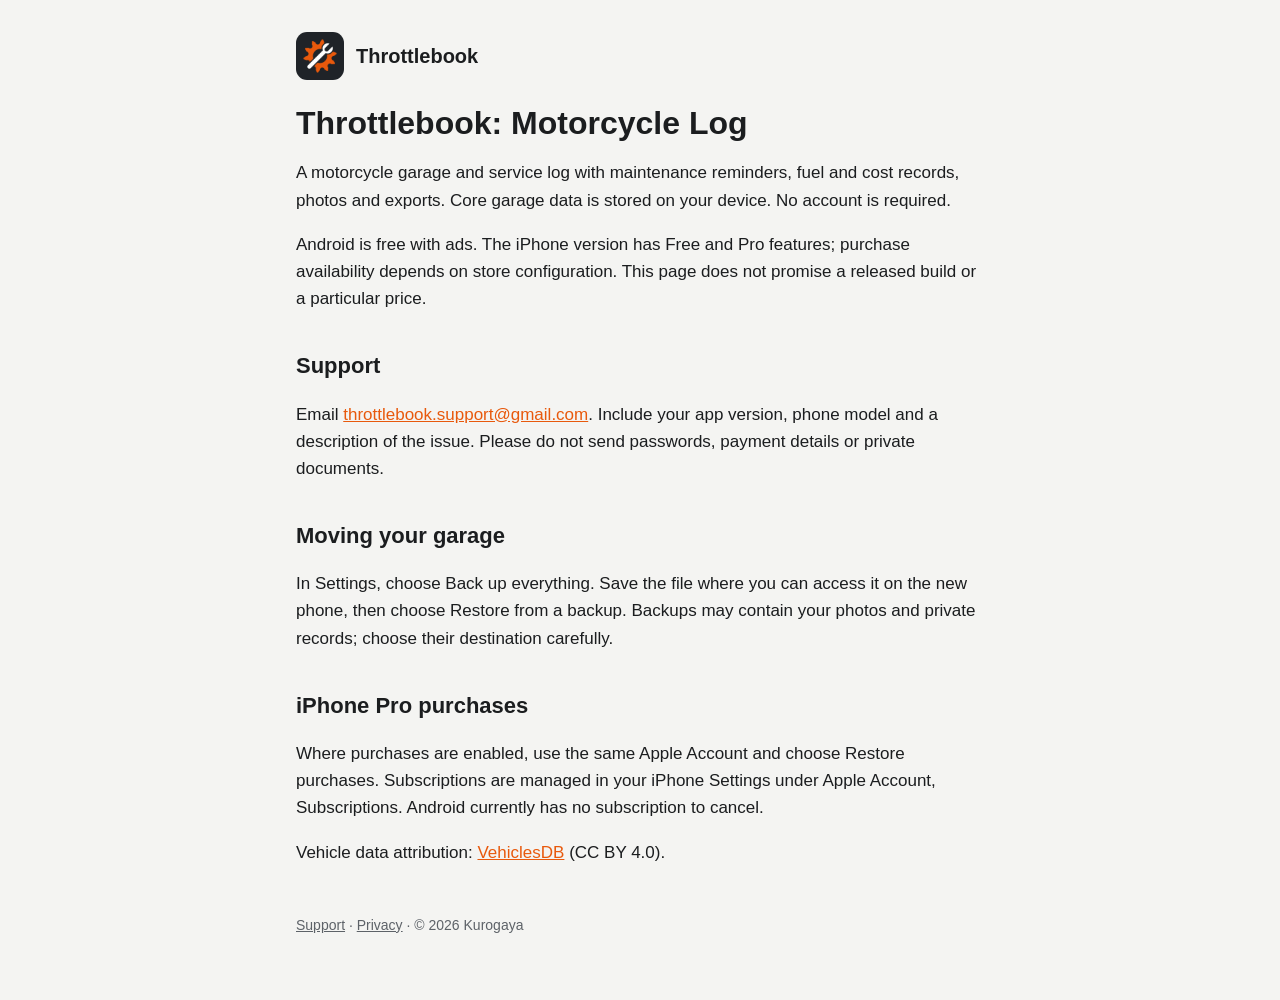
<file: index.html>
<!doctype html>
<html lang="en"><head><meta charset="utf-8"><meta name="viewport" content="width=device-width, initial-scale=1"><title>Motorcycle log & support · Throttlebook</title><link rel="stylesheet" href="style.css"><link rel="icon" href="icon.png"></head><body><main><header class="site"><img src="icon.png" alt=""><a href="./">Throttlebook</a></header><h1>Throttlebook: Motorcycle Log</h1><p>A motorcycle garage and service log with maintenance reminders, fuel and cost records, photos and exports. Core garage data is stored on your device. No account is required.</p><p>Android is free with ads. The iPhone version has Free and Pro features; purchase availability depends on store configuration. This page does not promise a released build or a particular price.</p><h2 id="support">Support</h2><p>Email <a href="mailto:throttlebook.support@gmail.com">throttlebook.support@gmail.com</a>. Include your app version, phone model and a description of the issue. Please do not send passwords, payment details or private documents.</p><h2>Moving your garage</h2><p>In Settings, choose Back up everything. Save the file where you can access it on the new phone, then choose Restore from a backup. Backups may contain your photos and private records; choose their destination carefully.</p><h2>iPhone Pro purchases</h2><p>Where purchases are enabled, use the same Apple Account and choose Restore purchases. Subscriptions are managed in your iPhone Settings under Apple Account, Subscriptions. Android currently has no subscription to cancel.</p><p>Vehicle data attribution: <a href="https://vehiclesdb.com">VehiclesDB</a> (CC BY 4.0).</p><footer><a href="./#support">Support</a> · <a href="privacy.html">Privacy</a> · © 2026 Kurogaya</footer></main></body></html>
</file>
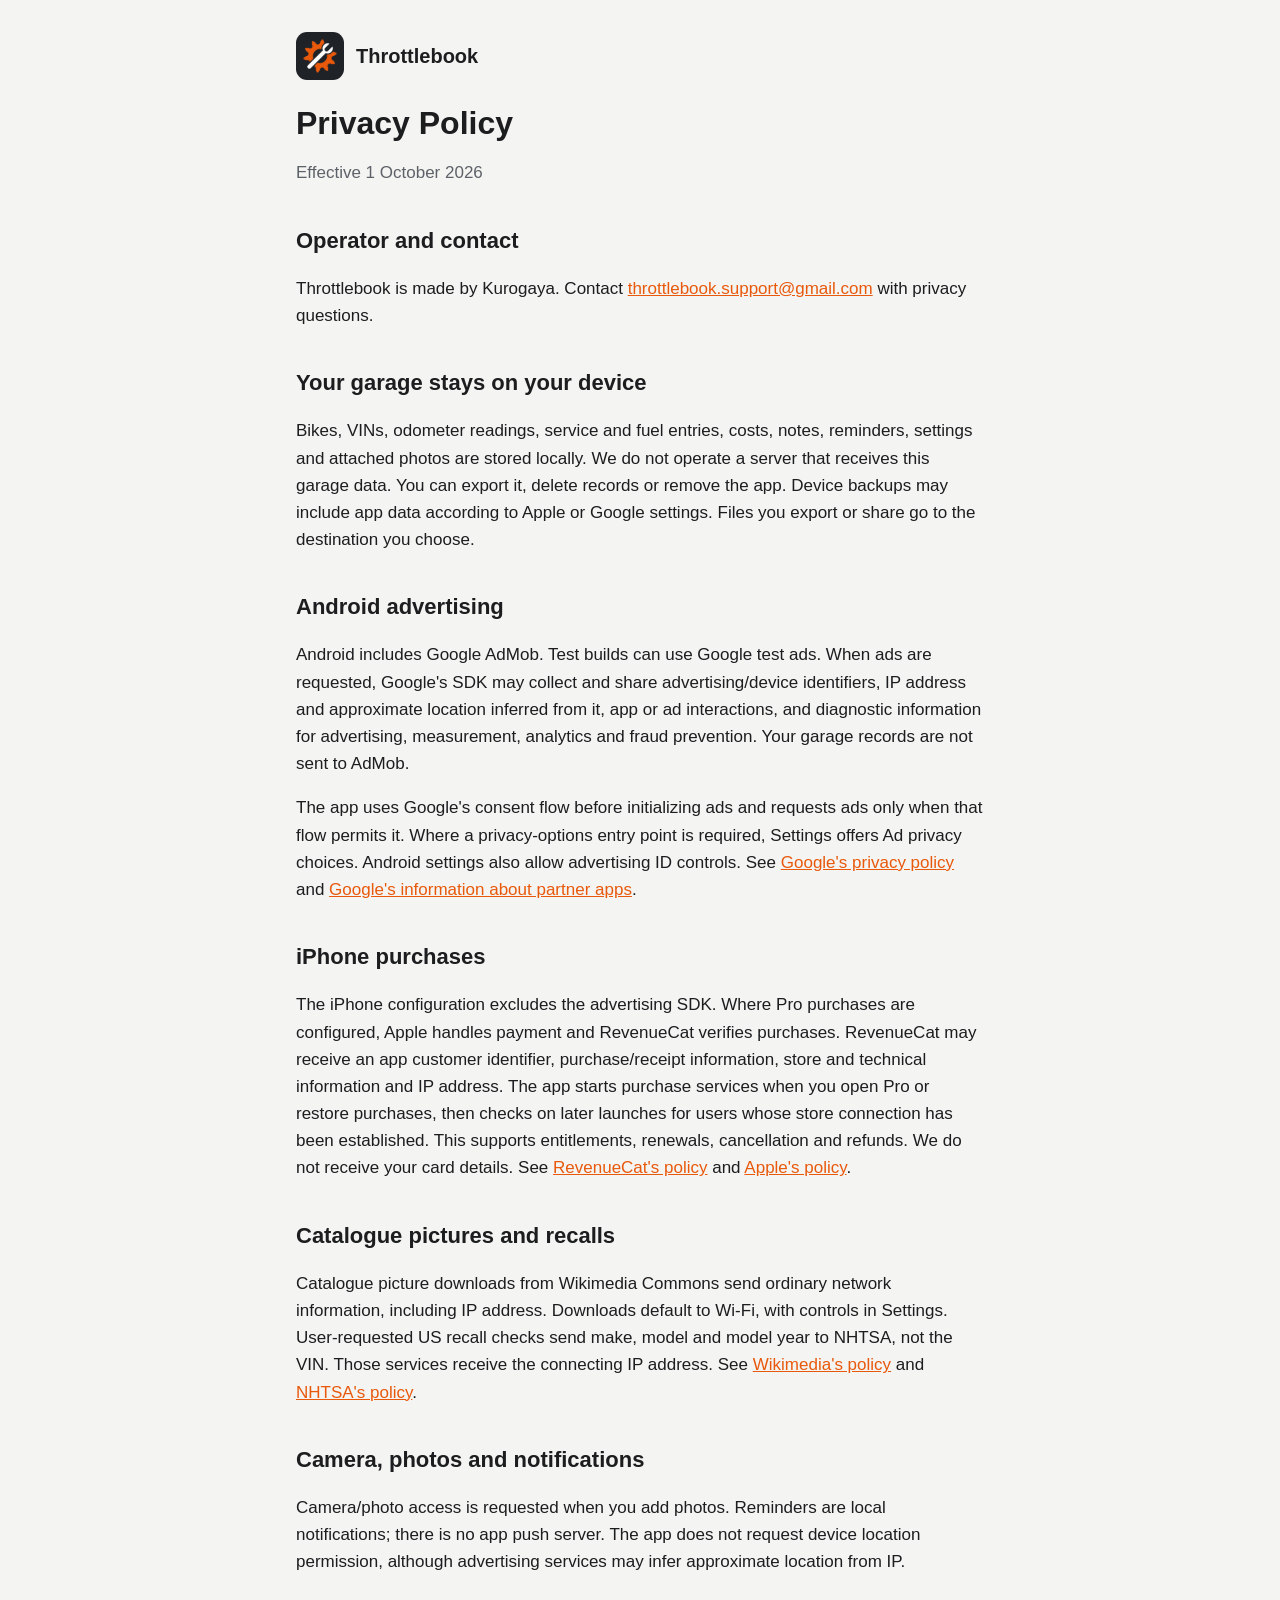
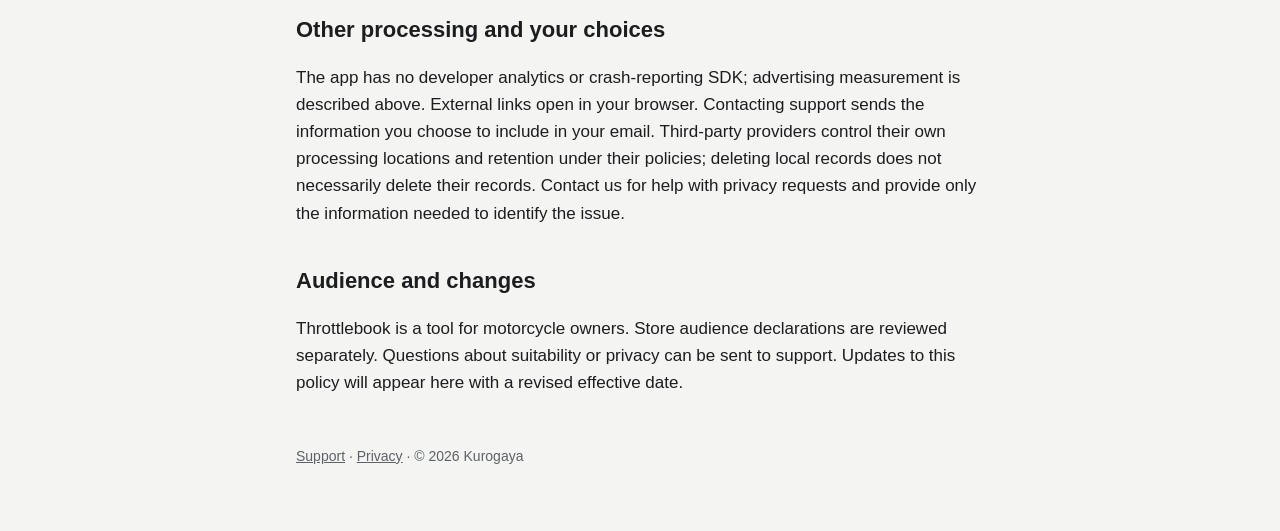
<file: privacy.html>
<!doctype html>
<html lang="en"><head><meta charset="utf-8"><meta name="viewport" content="width=device-width, initial-scale=1"><title>Privacy policy · Throttlebook</title><link rel="stylesheet" href="style.css"><link rel="icon" href="icon.png"></head><body><main><header class="site"><img src="icon.png" alt=""><a href="./">Throttlebook</a></header><h1>Privacy Policy</h1><p class="muted">Effective 1 October 2026</p><h2>Operator and contact</h2><p>Throttlebook is made by Kurogaya. Contact <a href="mailto:throttlebook.support@gmail.com">throttlebook.support@gmail.com</a> with privacy questions.</p><h2>Your garage stays on your device</h2><p>Bikes, VINs, odometer readings, service and fuel entries, costs, notes, reminders, settings and attached photos are stored locally. We do not operate a server that receives this garage data. You can export it, delete records or remove the app. Device backups may include app data according to Apple or Google settings. Files you export or share go to the destination you choose.</p><h2>Android advertising</h2><p>Android includes Google AdMob. Test builds can use Google test ads. When ads are requested, Google's SDK may collect and share advertising/device identifiers, IP address and approximate location inferred from it, app or ad interactions, and diagnostic information for advertising, measurement, analytics and fraud prevention. Your garage records are not sent to AdMob.</p><p>The app uses Google's consent flow before initializing ads and requests ads only when that flow permits it. Where a privacy-options entry point is required, Settings offers Ad privacy choices. Android settings also allow advertising ID controls. See <a href="https://policies.google.com/privacy">Google's privacy policy</a> and <a href="https://policies.google.com/technologies/partner-sites">Google's information about partner apps</a>.</p><h2>iPhone purchases</h2><p>The iPhone configuration excludes the advertising SDK. Where Pro purchases are configured, Apple handles payment and RevenueCat verifies purchases. RevenueCat may receive an app customer identifier, purchase/receipt information, store and technical information and IP address. The app starts purchase services when you open Pro or restore purchases, then checks on later launches for users whose store connection has been established. This supports entitlements, renewals, cancellation and refunds. We do not receive your card details. See <a href="https://www.revenuecat.com/privacy">RevenueCat's policy</a> and <a href="https://www.apple.com/legal/privacy/">Apple's policy</a>.</p><h2>Catalogue pictures and recalls</h2><p>Catalogue picture downloads from Wikimedia Commons send ordinary network information, including IP address. Downloads default to Wi-Fi, with controls in Settings. User-requested US recall checks send make, model and model year to NHTSA, not the VIN. Those services receive the connecting IP address. See <a href="https://foundation.wikimedia.org/wiki/Policy:Privacy_policy">Wikimedia's policy</a> and <a href="https://www.nhtsa.gov/about-nhtsa/privacy-policy">NHTSA's policy</a>.</p><h2>Camera, photos and notifications</h2><p>Camera/photo access is requested when you add photos. Reminders are local notifications; there is no app push server. The app does not request device location permission, although advertising services may infer approximate location from IP.</p><h2>Other processing and your choices</h2><p>The app has no developer analytics or crash-reporting SDK; advertising measurement is described above. External links open in your browser. Contacting support sends the information you choose to include in your email. Third-party providers control their own processing locations and retention under their policies; deleting local records does not necessarily delete their records. Contact us for help with privacy requests and provide only the information needed to identify the issue.</p><h2>Audience and changes</h2><p>Throttlebook is a tool for motorcycle owners. Store audience declarations are reviewed separately. Questions about suitability or privacy can be sent to support. Updates to this policy will appear here with a revised effective date.</p><footer><a href="./#support">Support</a> · <a href="privacy.html">Privacy</a> · © 2026 Kurogaya</footer></main></body></html>
</file>
<file: style.css>
:root {
  --bg: #f4f4f2;
  --card: #ffffff;
  --text: #1b1d1f;
  --muted: #5d6268;
  --border: #e1e1dd;
  --accent: #e8590c;
}
@media (prefers-color-scheme: dark) {
  :root {
    --bg: #121314;
    --card: #1d1f21;
    --text: #f1f1ef;
    --muted: #a3a8ad;
    --border: #2c2f32;
    --accent: #ff7a2e;
  }
}
* { box-sizing: border-box; }
body {
  margin: 0;
  background: var(--bg);
  color: var(--text);
  font: 17px/1.6 -apple-system, BlinkMacSystemFont, "Segoe UI", Roboto, Helvetica, Arial, sans-serif;
}
main { max-width: 720px; margin: 0 auto; padding: 32px 16px 64px; }
header.site { display: flex; align-items: center; gap: 12px; margin-bottom: 24px; }
header.site img { width: 48px; height: 48px; border-radius: 11px; }
header.site a { color: var(--text); text-decoration: none; font-weight: 700; font-size: 20px; }
h1 { font-size: 32px; line-height: 1.2; margin: 0 0 8px; }
h2 { font-size: 22px; margin: 36px 0 8px; }
h3 { font-size: 18px; margin: 24px 0 4px; }
p, li { color: var(--text); }
.muted { color: var(--muted); }
a { color: var(--accent); }
.card { background: var(--card); border: 1px solid var(--border); border-radius: 12px; padding: 16px 20px; margin: 16px 0; }
.card ul { margin: 0; padding-left: 20px; }
.plans { display: grid; grid-template-columns: repeat(auto-fit, minmax(200px, 1fr)); gap: 12px; }
.plans .card { margin: 0; }
.price { font-size: 22px; font-weight: 700; }
.todo { background: #fff3bf; color: #5c3c00; padding: 0 4px; border-radius: 4px; }
footer { margin-top: 48px; font-size: 14px; color: var(--muted); }
footer a { color: var(--muted); }
</file>
